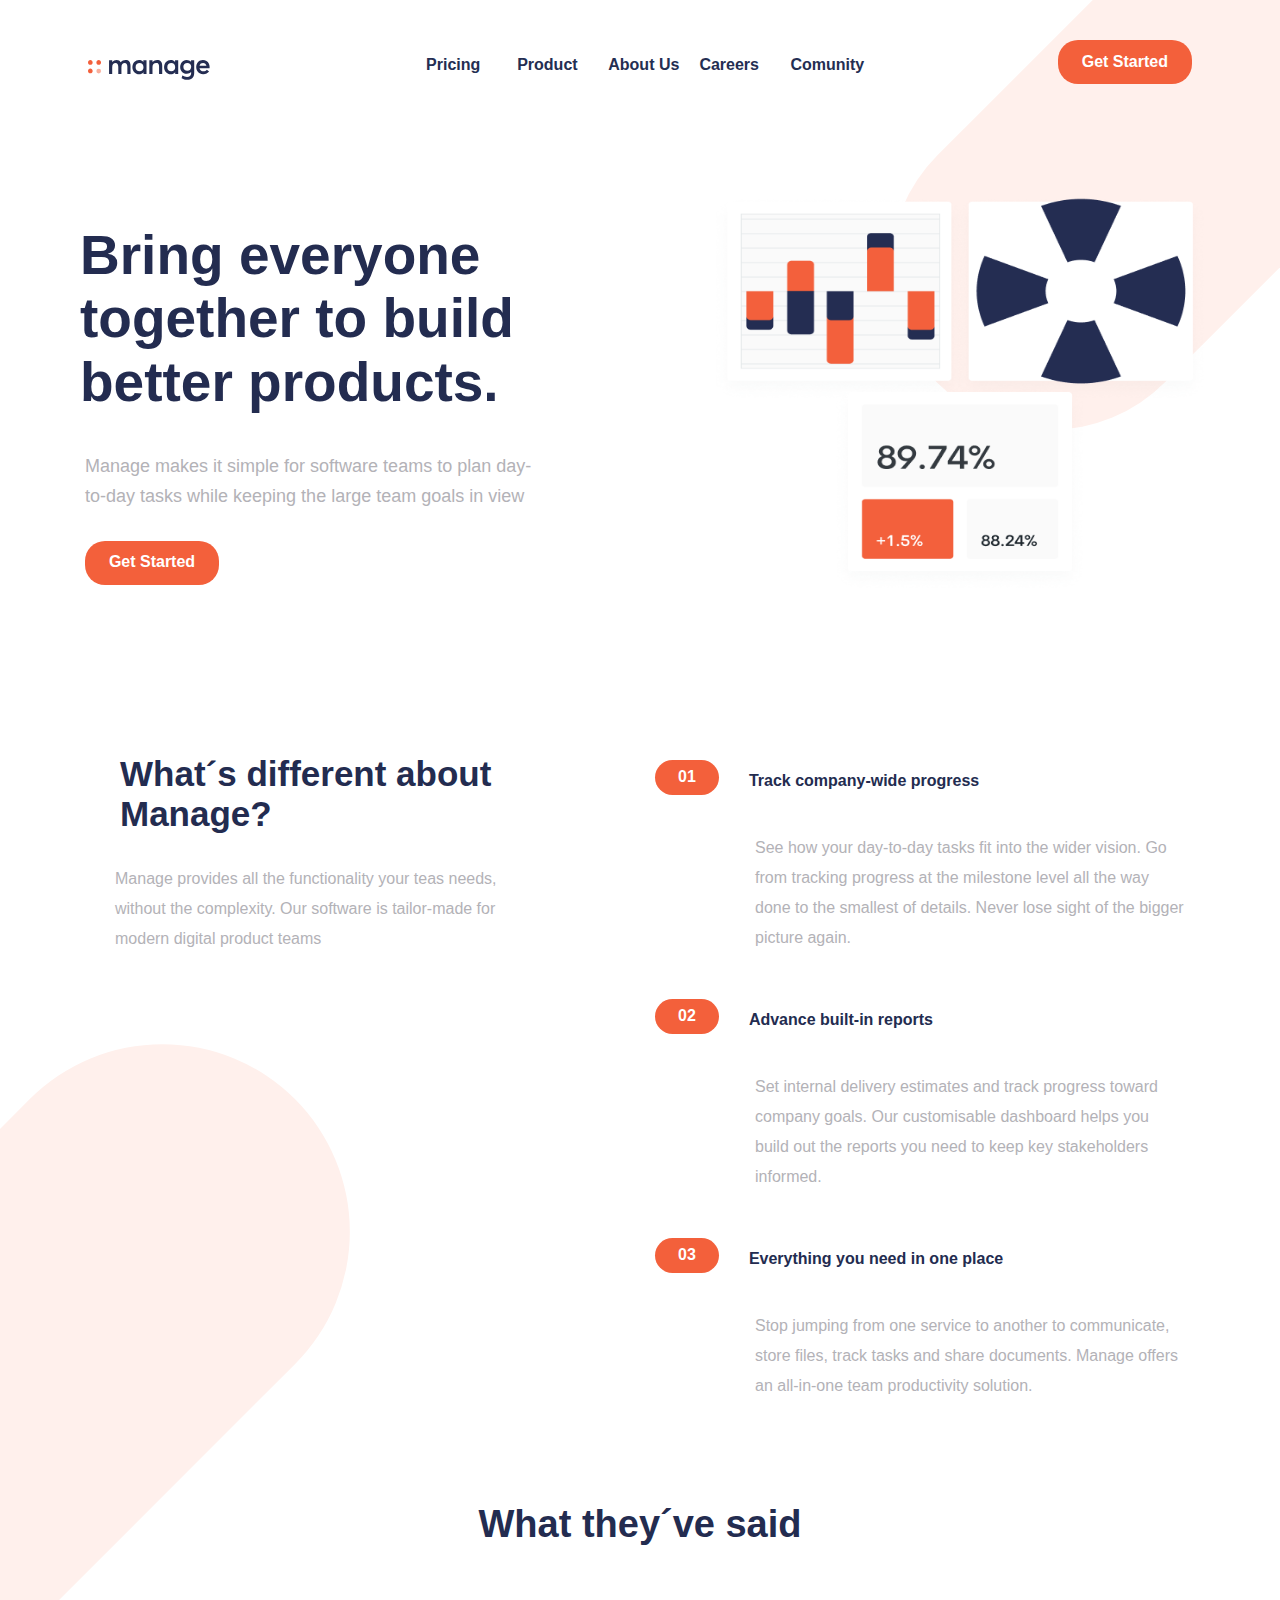
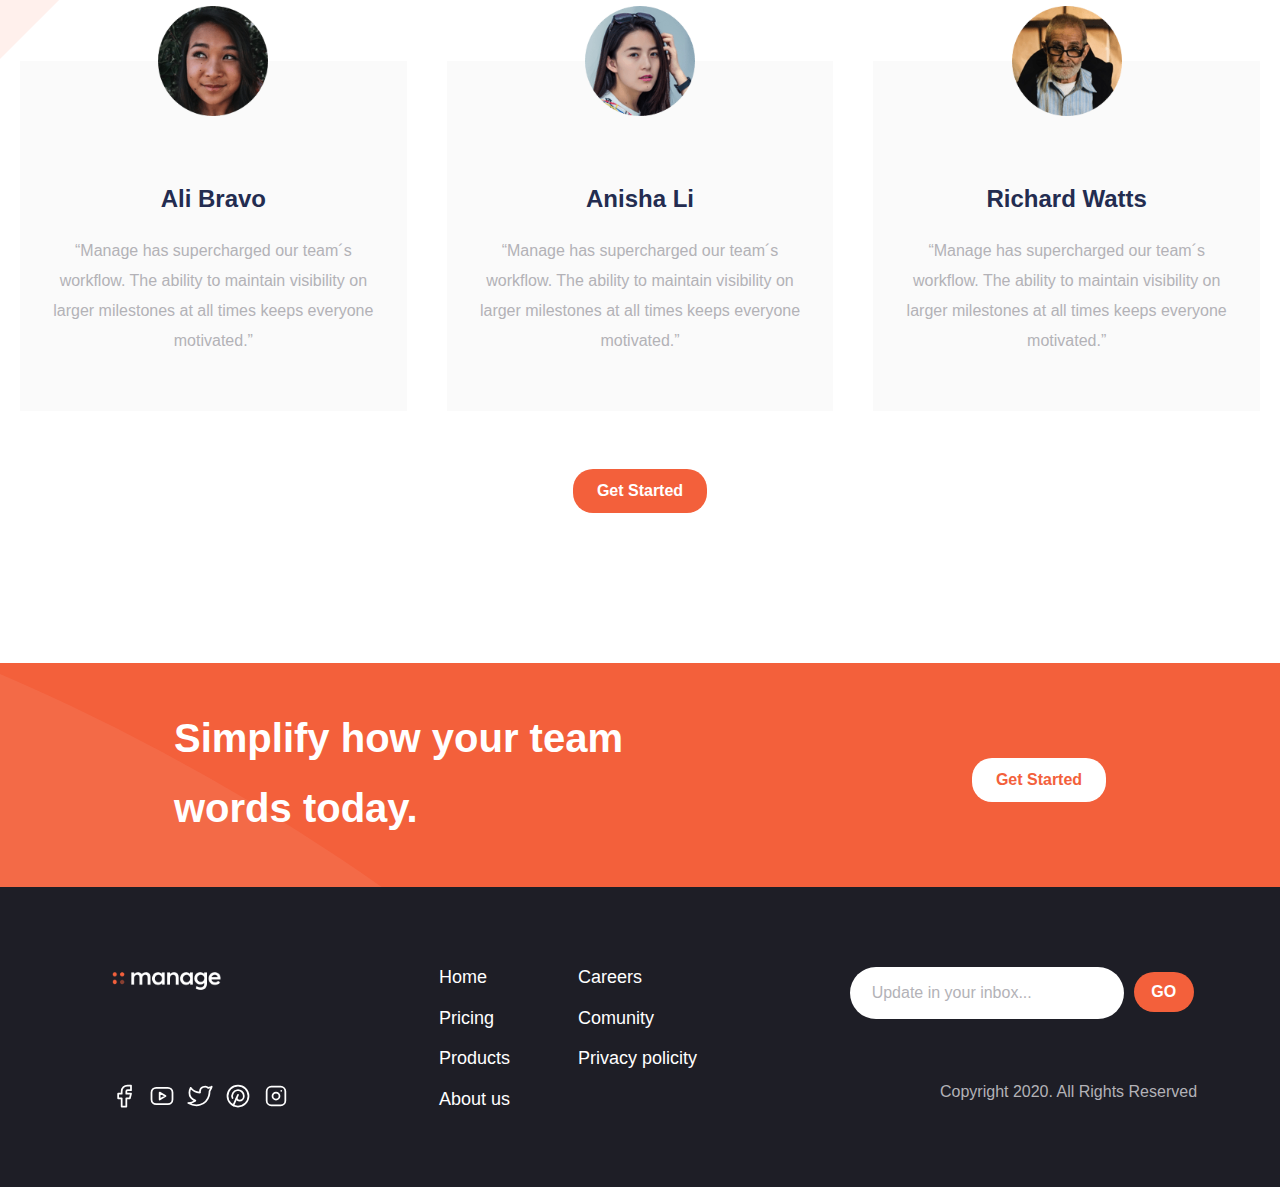
<file: index.html>
<!DOCTYPE html>
<html lang="en">
<head>
    <meta charset="UTF-8">
    <meta http-equiv="X-UA-Compatible" content="IE=edge">
    <meta name="viewport" content="width=device-width, initial-scale=1.0">
    <link rel="stylesheet" href="normalize.css">
    <link rel = "preconnect" href = "https://fonts.googleapis.com">
    <link rel = "preconnect" href = "https://fonts.gstatic.com" crossorigin>
    <link href = "https: //fonts.googleapis.com/css2? familia = Be + Vietnam + Pro: ital, wght @ 0,500; 1,700 & display = swap "rel =" stylesheet ">
    <link rel="stylesheet" href="style.css">
    <title>Shaday Florian</title>
</head>
<body>

    <div class="contenedor1">
        <header>
            <img src="sources/logo.svg" class= "logo" alt="logo">
    
            <nav id="superior">
                <input type="checkbox" id="menu">
                <label for="menu">
                    <img src="sources/icon-hamburger.svg" alt="icono hamburguesa" id="icon-hambur">
                </label>
                <ul>
                    <li><a href="#">Pricing</a></li>
                    <li><a href="#">Product</a></li>
                    <li class="atributo-menu"><a href="#">About Us</a></li>
                    <li><a href="#">Careers</a></li>
                    <li><a href="#">Comunity</a></li>
                </ul>
            </nav>

            <div class="boton boton-1">
                <button>
                    <a href="#">Get Started</a>
                </button>
            </div>  
          
        </header>

        <div class="fondo-principal">
            <section class="seccion1 fondo-imagenes">
               <img src="sources/Group (3).png" alt="img">
            </section>
               
            <section class="seccion2">
                <h1>
                    Bring everyone together to build better products.
                </h1>
                <p>
                    Manage makes it simple for software teams to plan day-to-day tasks while keeping the large team goals in view 
                </p>
        
                <div class="boton">
                    <button method action>
                        <a href="#">Get Started</a>
                    </button>
                </div>  
            </section>
        </div>

    </div>
    
    <main class="fondo2">
       
     <section class="seccion3">
         <div class="diferencias">
            <h2>
                What´s different about Manage? 
            </h2>
    
            <p>
                Manage provides all the functionality your teas needs, without the complexity. Our software is tailor-made for modern digital product teams
            </p>
         </div>

         <div class="diferencias-section">
             <div class="diferencias">
                 <div class="seccion-diferencias">
                     <button class="numeral"> 01</button>
                     <h3>Track company-wide progress</h3>
                 </div>
                   <p>
                      See how your day-to-day tasks fit into the wider vision. Go from tracking progress at the milestone level all the way done to the smallest of details. Never lose sight of the bigger picture again.
                   </p>
             </div>

             <div class="diferencias">
                  <div class="seccion-diferencias">
                      <button class="numeral"> 02</button>
                     <h3>Advance built-in reports</h3>
                  </div>
                   <p>
                       Set internal delivery estimates and track progress toward company goals. Our customisable dashboard helps you build out the reports you need to keep key stakeholders informed.
                   </p>
             </div>

                <div class="diferencias">
                   <div class="seccion-diferencias">
                       <button class="numeral"> 03</button>
                       <h3>Everything you need in one place</h3>
                 </div>
                   <p>
                     Stop jumping from one service to another to communicate, store files, track tasks and share documents. Manage offers an all-in-one team productivity solution.
                   </p>
              </div>
        
           </div>
      </section>

     <section class="opiniones">
         <h2>What they´ve said</h2>

         <div class="seccion-opiniones">
              <div>
                  <img src="sources/avatar-ali.png" alt="img-persona">

                  <div class="contenedor-opiniones">
                     <h3>Ali Bravo</h3>
                     <p>“Manage has supercharged our team´s workflow. The ability to maintain visibility on larger milestones at all times keeps everyone motivated.”</p>
                  </div>
              </div>

               <div class="persona persona-2" id="persona2">
                  <img src="sources/avatar-anisha.png" alt="img-persona">

                  <div class="contenedor-opiniones">
                     <h3>Anisha Li </h3>
                     <p>“Manage has supercharged our team´s workflow. The ability to maintain visibility on larger milestones at all times keeps everyone motivated.”</p>
                  </div>
             </div>

              <div class="persona">
                 <img src="sources/avatar-richard.png" alt="img-persona">

                  <div class="contenedor-opiniones">
                     <h3>Richard Watts</h3>
                     <p>“Manage has supercharged our team´s workflow. The ability to maintain visibility on larger milestones at all times keeps everyone motivated.”</p>
                  </div>
             </div>
          </div>

          <div>
             <label for="radio">
                <input type="radio" name="radio" id="radio" checked>
                <input type="radio" name="radio" id="radio">
                <input type="radio" name="radio" id="radio">
             </label>
         </div>

         <div class="boton boton2">
             <button>
                <a href="#">Get Started</a>
             </button>
         </div>  
      </section>
   </main>
   
    <section class="seccion4">
        <p>
            Simplify how your team words today.
        </p>

        <div class="boton boton3">
            <button>
                <a href="#">Get Started</a>
            </button>
        </div> 
    </section>
</body>
<footer>

    <form action="#" method="post">  
        <input type="email" name="email" id="email" placeholder="Update in your inbox..." required>
        <input type="button" name="button" id="button" value="GO">
    </form>

    <div class="lista-footer">
        <ul>
            <li><a href="#">Home</a></li>
            <li><a href="#">Careers</a></li>
            <li><a href="#">Pricing</a></li>
            <li><a href="#">Comunity</a></li>
            <li><a href="#">Products</a></li>
            <li><a href="#">Privacy policity</a></li>
            <li><a href="#">About us</a></li>
        </ul>
    </div>

    <div class="redes-sociales">
        <a href="#" >
            <svg xmlns="http://www.w3.org/2000/svg" class="icon icon-tabler icon-tabler-brand-facebook iconos" width="28" height="28" viewBox="0 0 24 24" stroke-width="1.5" stroke="#ffffff" fill="none" stroke-linecap="round" stroke-linejoin="round">
                <path stroke="none" d="M0 0h24v24H0z" fill="none"/>
                <path d="M7 10v4h3v7h4v-7h3l1 -4h-4v-2a1 1 0 0 1 1 -1h3v-4h-3a5 5 0 0 0 -5 5v2h-3" />
            </svg> 
        </a>
        <a href="#">
            <svg xmlns="http://www.w3.org/2000/svg" class="icon icon-tabler icon-tabler-brand-youtube iconos" width="28" height="28" viewBox="0 0 24 24" stroke-width="1.5" stroke="#ffffff" fill="none" stroke-linecap="round" stroke-linejoin="round">
                <path stroke="none" d="M0 0h24v24H0z" fill="none"/>
                <rect x="3" y="5" width="18" height="14" rx="4" />
                <path d="M10 9l5 3l-5 3z" />
            </svg>
        </a>
        <a href="#">
            <svg xmlns="http://www.w3.org/2000/svg" class="icon icon-tabler icon-tabler-brand-twitter iconos" width="28" height="28" viewBox="0 0 24 24" stroke-width="1.5" stroke="#ffffff" fill="none" stroke-linecap="round" stroke-linejoin="round">
                <path stroke="none" d="M0 0h24v24H0z" fill="none"/>
                <path d="M22 4.01c-1 .49 -1.98 .689 -3 .99c-1.121 -1.265 -2.783 -1.335 -4.38 -.737s-2.643 2.06 -2.62 3.737v1c-3.245 .083 -6.135 -1.395 -8 -4c0 0 -4.182 7.433 4 11c-1.872 1.247 -3.739 2.088 -6 2c3.308 1.803 6.913 2.423 10.034 1.517c3.58 -1.04 6.522 -3.723 7.651 -7.742a13.84 13.84 0 0 0 .497 -3.753c-.002 -.249 1.51 -2.772 1.818 -4.013z" />
            </svg>
        </a>
        <a href="#">
            <svg xmlns="http://www.w3.org/2000/svg" class="icon icon-tabler icon-tabler-brand-pinterest iconos" width="28" height="28" viewBox="0 0 24 24" stroke-width="1.5" stroke="#ffffff" fill="none" stroke-linecap="round" stroke-linejoin="round">
                <path stroke="none" d="M0 0h24v24H0z" fill="none"/>
                <line x1="8" y1="20" x2="12" y2="11" />
                <path d="M10.7 14c.437 1.263 1.43 2 2.55 2c2.071 0 3.75 -1.554 3.75 -4a5 5 0 1 0 -9.7 1.7" />
                <circle cx="12" cy="12" r="9" />
            </svg>
       <a href="#">
         <svg xmlns="http://www.w3.org/2000/svg" class="icon icon-tabler icon-tabler-brand-instagram iconos" width="28" height="28" viewBox="0 0 24 24" stroke-width="1.5" stroke="#ffffff" fill="none" stroke-linecap="round" stroke-linejoin="round">
             <path stroke="none" d="M0 0h24v24H0z" fill="none"/>
             <rect x="4" y="4" width="16" height="16" rx="4" />
             <circle cx="12" cy="12" r="3" />
             <line x1="16.5" y1="7.5" x2="16.5" y2="7.501" />
         </svg>
       </a>
    </div>

   <div  class="logo-footer">
      <img src="sources/Logo (3).png" alt="logo">
   </div>

   <p>
     Copyright 2020. All Rights Reserved
   </p>

</footer>
</html>
</file>
<file: style.css>
:root{
    --color-botones: #F3603B;
    --color-titulos: #232C50;
    --color-nav: #242E52;
    --color-parrafos: #B3B2B7;
    --color-footer: #1E1E26;
    --color-p-footer: #FFFFFF;
    --contenedor-opiniones: #FAFAFA;

}

*{
   font-family: 'Be Vietnam Pro', sans-serif;
}

/*estilos para elementos generales*/
h1, h2, h3{
    color: var(--color-titulos);
    font-weight: bold;
}

a{
    text-decoration: none;
    color: white;
}

p{
    color: var(--color-parrafos);
    line-height: 30px;
}

ul li{
    list-style: none;
}

button{
    background-color: var(--color-botones);
    border-radius: 20px;
    height: 44px;
    width: 134px;
    border: none;
    color: var(--color-p-footer);
    font-weight: bold;
}

button:hover{
    background-color: rgba(243,96,59, 0.8);
    box-shadow: 0 4px 2px 2.8px rgba(243,96,59, 0.25);
}

/*fondo version mobille*/
.contenedor1{
    background-image: url(sources/bg-tablet-pattern.svg);
    background-repeat: no-repeat;
    background-size: 500px;
    background-position-y: -100px;
    background-position-x: 60px;
}

/*header*/
header{
   padding-top: 40px;
    display: flex;
    justify-content: space-around;
}

nav ul{
    display: none;
}

.logo{
    height: 20px;
}

/*graficos del fondo principal*/
.seccion1 img{
    margin-top: 80px;
    height: 300px;
    width: 300px;
}

.seccion1{
    display: flex;
    justify-content: center;
}

/*escrito del fondo principal*/
.seccion2 h1{
   text-align: center;
   font-size: 40px;
   margin-top: 50px;
   padding: 0 10px;
}

.seccion2 p{
    margin: 0 30px 0 50px;
    font-size: 18px;
}

/*boton del fondo principal*/
.boton{
    display: flex;
    justify-content: center;
    margin-top: 30px;
}

/*seccion diferencias*/
.seccion3{
    position: relative;
    bottom: 70px;
}

.seccion3 h2{
    font-size: 35px;
    text-align: center;
    margin-top: 80px;
    padding: 0 20px;
}

.seccion3 p{
    margin: 30px 40px 0 50px;
    text-align: center;
}

/*seccion diferencias, items*/
.seccion-diferencias{
    display: flex;
    margin-top: 30px;
    box-sizing: border-box;
}

.seccion-diferencias h3{
    font-size: 16px;
    height: 35px;
    width: 900px;
    padding: 12px 0 0 20px;
    position: relative;
    right: 10px;
}
.seccion-diferencias button{
    width: 170px;
    height: 45px;
    position: relative;
    top: 16px;
    margin: 0 0 0 15px; 
}

.diferencias p{
    text-align: left;
    box-sizing: border-box;
    margin: 10px 5px 0 15px;
}

/*opiniones*/
.opiniones{
    text-align: center;
}

.contenedor-opiniones{
    background-color: var(--contenedor-opiniones);
    position: relative;
    bottom: 60px;
    height: 250px;
    margin: 0 20px;
    padding-top: 100px;
}
.opiniones h2{
    font-size: 38px;
    margin-bottom: 60px;
    font-weight: 700;
    padding: 0 10px 20 10px;
}

.opiniones img{
    height: 110px;
    position: relative;
    z-index: 100;
}

.opiniones h3{
    font-size: 24px;
}

.opiniones p{
    margin: 0 30px;
}

/*testimonio de personas version mobile*/
.persona{
    display: none;
}

/*seccion 4, antes del footer*/
.seccion4{
    height: 500px;
    background-color: var(--color-botones);
}

.seccion4 p{
    font-size: 50px;
    color: var(--color-p-footer);
    text-align: center;
    padding: 100px 20px 0;
    height: 200px;
    line-height: 70px;
    font-weight: bold;
    position: relative;
    z-index: 1;
}

.seccion4 .boton{
    margin-top: 10px;
}
.seccion4 button{
    background-color: var(--color-p-footer);
}

.seccion4 button:hover{
    background-color: rgba(248, 182, 166, 0.9);
}
.seccion4 button a{
    color: var(--color-botones);
}

/*footer*/
footer{
    background-color: var(--color-footer);
}
.lista-footer ul{
  display: grid;
  grid-template-columns: repeat(2, 1fr);
  grid-template-rows: repeat(4, 1fr);
  grid-gap: 20px;
  font-size: 18px;
  margin-top: 80px;
}

.lista-footer a:hover{
    color: var(--color-botones);
}

/*formulario footer*/
footer form{
    display: flex;
    justify-content: space-around;
    padding: 80px 20px 0 20px;
}

#email, #button{
    border-radius: 30px;
    border: none;
}
#email{
    height: 50px;
    width: 270px;
}

#email::placeholder{
    padding: 5px 0 0 20px;
    color: var(--color-parrafos);
}

#button{
    width: 80px;
    border-radius: 30px;
    margin-left: 10px;
    background-color: var(--color-botones);
    color: white;
    font-weight: bold;
}

.lista-footer{
    color: var(--color-p-footer); 
}

/*redes sociales footer*/
.redes-sociales{
    display: flex;
    justify-content: space-around;
    margin-top: 60px;
}

.iconos:hover{
    stroke: var(--color-botones);
}

/*logo footer*/
.logo-footer{
    display: flex;
    justify-content: center;
    padding: 50px 0;
}

/*media queries*/
/*especificaciones de detalles de mobile*/
/*PROFE YO HICE 3 TIPOS DE PANTALLA PERO 
PREFIRIRIA QUE ME CALIFIQUE LA PANTALLA MOBILE PARA IPHONEX Y LA DE DESKTOP, GRACIAS! */
@media(max-width:500px){ 
    /*menu*/
    #icon-hambur:hover{
        cursor: pointer;
    }
    #menu:checked  ~ ul{
        display: block;
    }
    
    #menu{
        display: none;
    }
    
    nav ul{
        background-color: var(--color-p-footer);
        height: 800px;
        width: 700px;
        position: fixed;
        z-index: 100;
        top: 60px;
        left: 20px;
    }
    
    nav li{
        font-size: 30px;
        margin: 90px 0 0 70px;
    }
    
    nav a{
        color: var(--color-nav);
    }
    
    nav a:hover{
        color: var(--color-botones);
    }

    .boton-1{
        display: none;
    }
    
    /*seccion2*/
    .seccion2{
        background-image: url(sources/bg-tablet-pattern.svg);
        background-repeat: no-repeat;
        background-size: 300px;
        height: 400px;
        background-position-x: 240px;
        background-position-y: 100px;
    }
    /*Seccion diferencias*/
    .seccion-diferencias h3{
        background-color: rgba(248,143,119, 0.2);
    }
    
    /*footer*/
    footer p{
        margin: 0;
        text-align: center;
        padding-bottom: 30px;
    }

}

/*pantalla tablet*/
@media(min-width:501px)and (max-width:1200px){
    /*header*/
    .logo{
        position: relative;
        top: 20px;
    }

    .boton-1{
        display: none;
    }
    /*menu*/
    nav ul{
        display: grid;
        grid-template-columns: repeat(5, 1fr);
    }

    nav a{
        color: var(--color-nav);
        font-weight: bold;
    }
    
    nav a:hover{
        color: var(--color-parrafos);
    }

    .atributo-menu{
     margin-right: 20px;
    }

    #menu{
        display: none;
    }
 
    #icon-hambur{
        display: none;
    }
    /*fondo-principal*/
    .fondo-principal{
        display: flex;
        flex-direction: row-reverse;
        justify-content: space-around;
    }

    .seccion2{
        width: 400px;
        margin-top: 60px;
    }
    
    /*seccion diferencias*/
    .seccion-diferencias h3{
        background-color: rgba(241, 176, 161, 0.2);
    }

    .diferencias button{
        width: 80px;
        height: 40px;
        position: relative;
        top: 20px;
    }

    .seccion3{
        margin: 0 40px;
    }

    .seccion3 h2{
        font-size: 35px;
        text-align: center;
        margin-top: 150px;
        padding: 0 20px;
    }

    p{
        font-size: 20px;
    }

    .seccion4{
        height: 250px;
        display: flex;
        justify-content: center;
        margin-top: 50px;
    }

    .seccion4 p{
        margin-right: 40px;
        position: relative;
        bottom: 90px;
    }

    .seccion4 button{
        position: relative;
        top: 80px;
        margin-right: 50px;
    }

    .lista-footer{
        margin-left: 130px;
    }

}

/*pantalla laptop*/
@media (min-width:1200px){
    /*header*/
    .logo{
        position: relative;
        top: 20px;
    }
    
    nav ul{
        display: grid;
        grid-template-columns: repeat(5, 1fr);
    }

    nav a{
        color: var(--color-nav);
        font-weight: bold;
    }
    
    nav a:hover{
        color: var(--color-parrafos);
    }

    .atributo-menu{
     margin-right: 20px;
    }
    
    .boton-1{
        position: relative;
        bottom: 30px;
    }

   #menu{
       display: none;
   }

   #icon-hambur{
       display: none;
   }

   /*fondo principal*/
   .contenedor1{
    background-size: 600px;
    background-position-y: -170px;
    background-position-x: 890px;
   }

   .fondo-principal{
       display: flex;
       flex-direction: row-reverse;
       justify-content: space-around;
   }

   .seccion1 img{
       height: 400px;
       width: 500px;
   }

   .seccion2{
      width: 500px;
      margin-top: 60px;
   }

   .seccion2 h1{
       text-align: left;
       font-size: 55px;
   }

   .seccion2 p{
       text-align: left;
       margin-left: 15px;
   }

   .seccion2 .boton{
    justify-content: left;
    margin-left: 15px;
   }

   .seccion3{
      display: grid;
      grid-template-columns: repeat(2, 1fr);
      margin-top: 150px;
   }

   .diferencias{
       width: 450px;
       margin-left: 100px;
   }

   .diferencias h2{
       text-align: left;
   }


   .diferencias-section{
       margin-top: 40px;
   }

   .seccion-diferencias button{
       width: 145px;
       height: 35px;
       position: relative;
       right: 100px;
   }

   .seccion-diferencias h3{
       position: relative;
       right: 90px;
   }

   .fondo2{
       background-image: url(sources/bg-tablet-pattern.svg);
       background-repeat: no-repeat;
       background-size: 700px;
       background-position-y: 300px;
       background-position-x: -350px;
   }

   .opiniones{
       margin-bottom: 100px;
   }

   .seccion-opiniones{
       display: flex;
   }

   .persona{
       display: block;
   }

   .puntos-slider{
       display: none;
   }

   .boton2{
     position: relative;
     bottom: 50px;
   }

   /*seccion4*/
   .seccion4{
       background-image: url(sources/bg-simplify-section-mobile.svg);
       background-repeat: no-repeat;
       background-size: cover;
       height: 224px;
       display: flex;
       justify-content: space-around;
   }

   .seccion4 p{
       text-align: left;
       font-size: 40px;
       width: 450px;
       padding: 0;
   }

   .seccion4 .boton{
       display: flex;
       align-items: center;
   }
   /*footer*/
   footer{
      display: flex;
      flex-direction: row-reverse;
      justify-content: space-around;
      height: 300px;
   }

   .logo-footer{
       width: 40px;
       height: 20px;
       margin: 35px 0 0 80px;
   }

   .redes-sociales{
     position: absolute;
     left: 100px;
     margin-top: 180px;
   }

 .redes-sociales a{
     margin-left: 10px;
     margin-top: 15px;
 }

 .lista-footer{
     margin-left: 80px;
 }

 footer #button{
     height: 40px;
     width: 60px;
     margin-top: 5px;
 }

 footer p{
    position: absolute;
    left: 940px;
    margin-top: 190px;
 }
}
</file>
